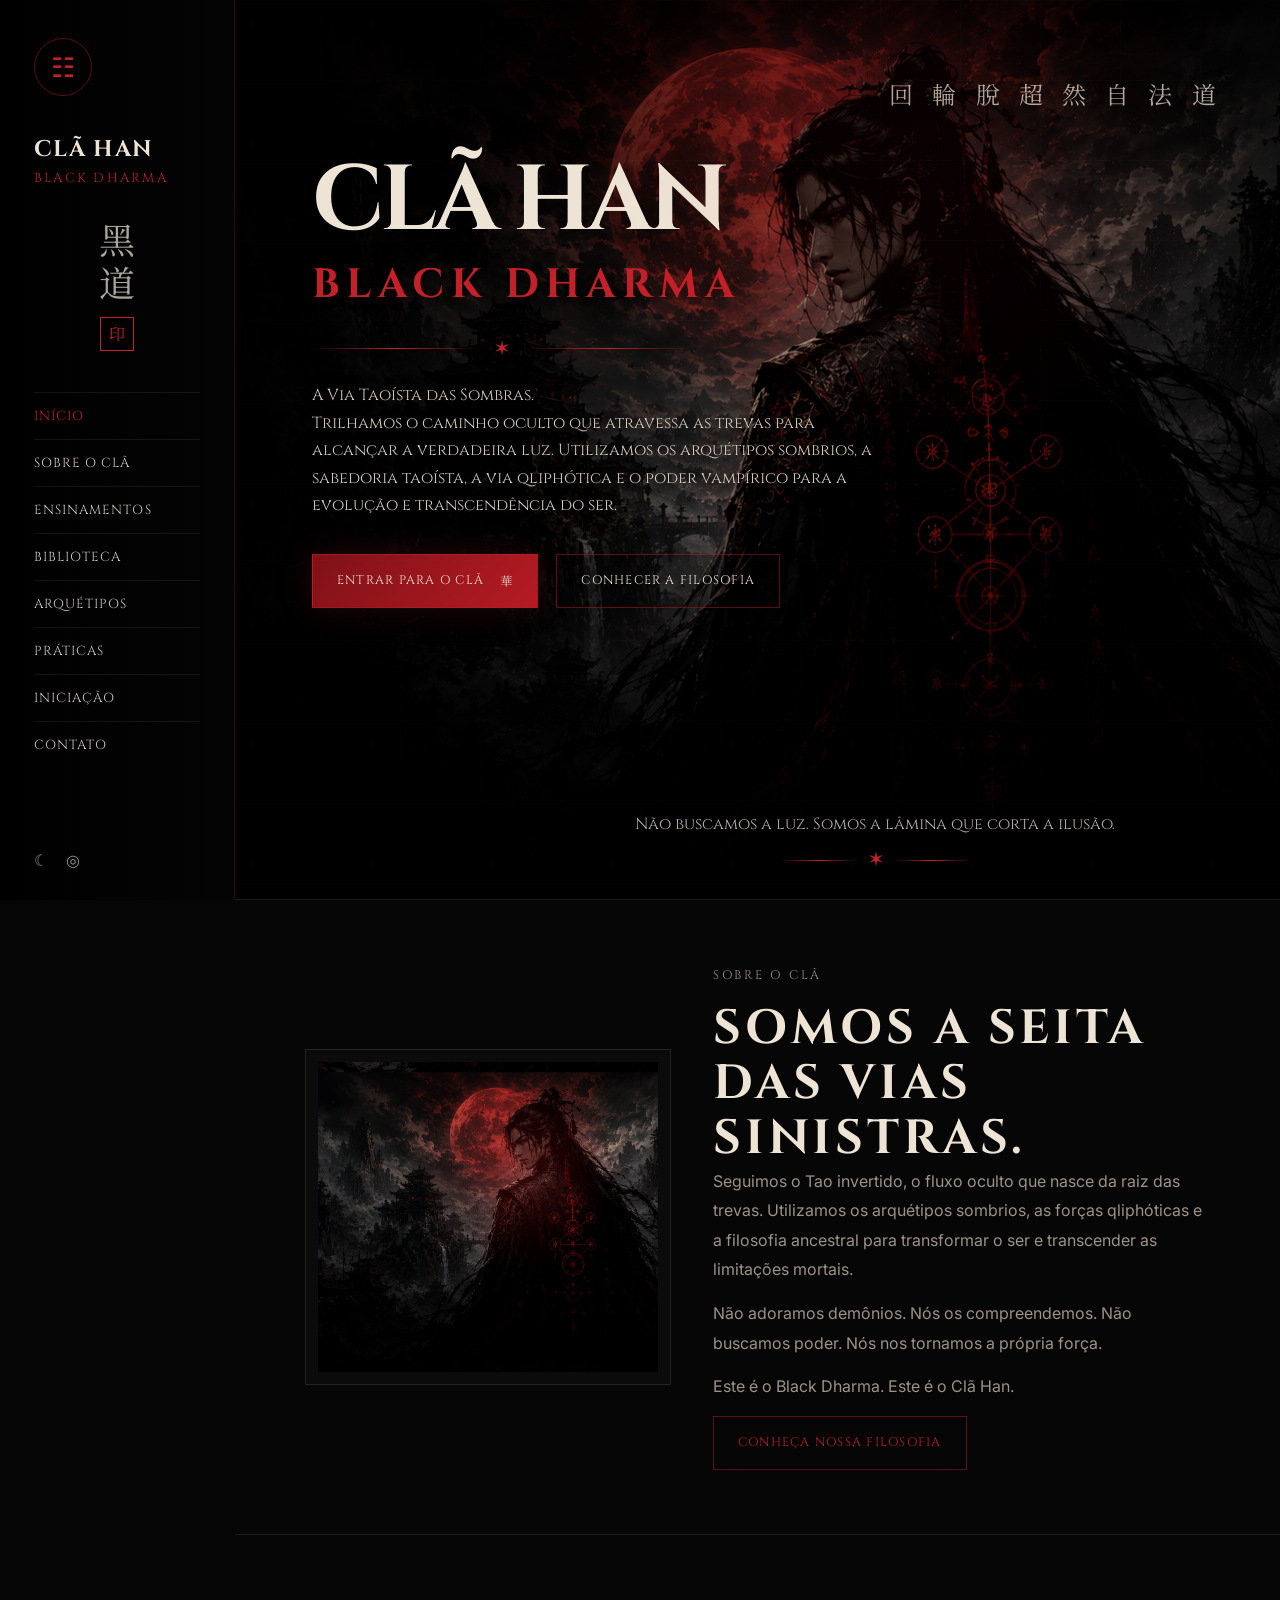
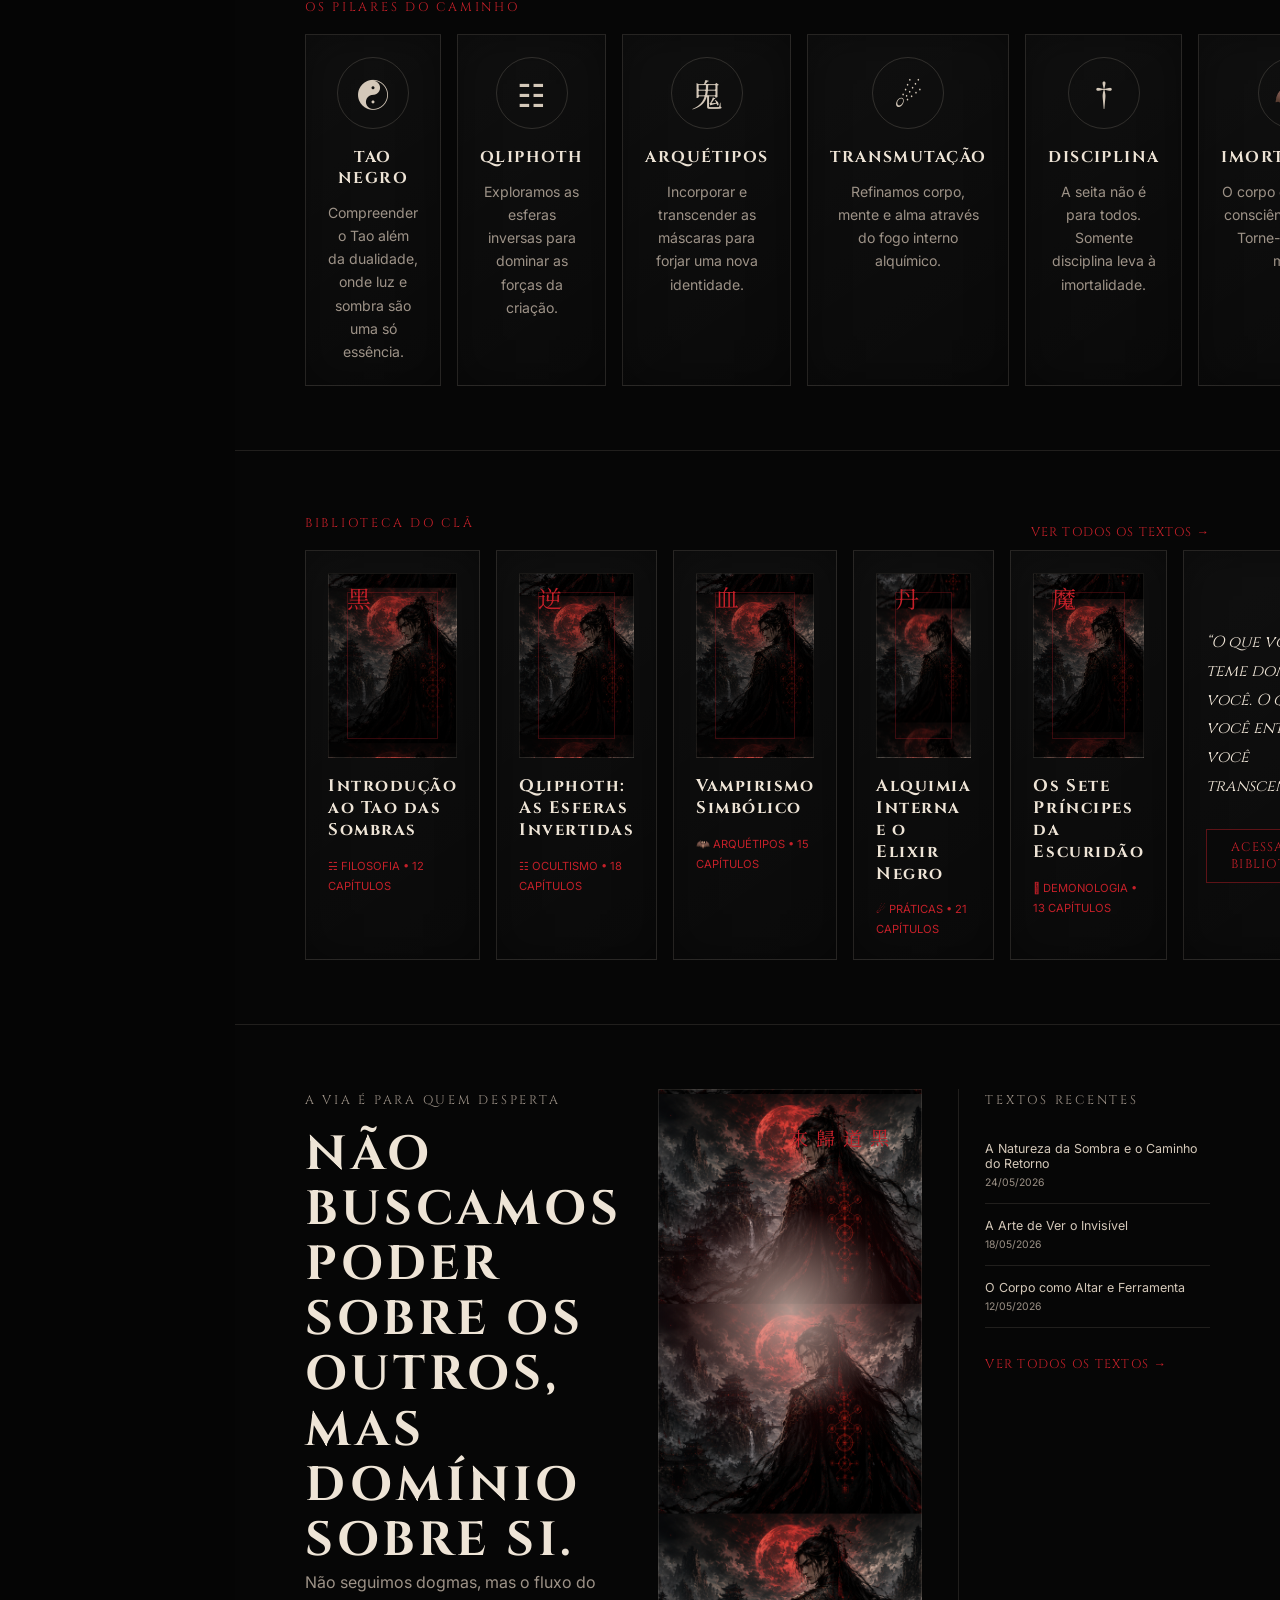
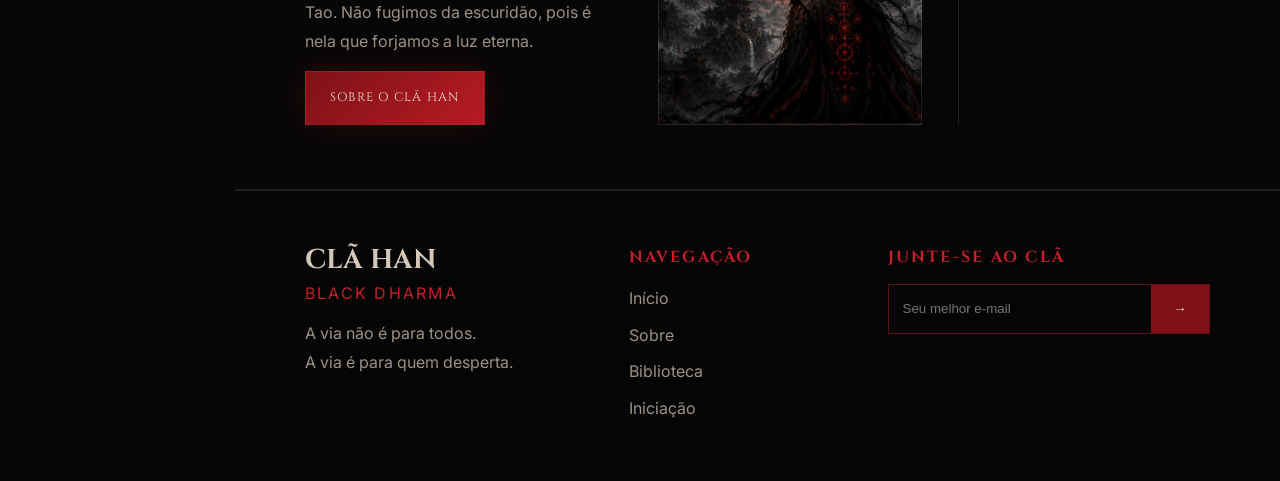
<file: index.html>
<!DOCTYPE html>
<html lang="pt-BR">
<head>
  <meta charset="UTF-8" />
  <meta name="viewport" content="width=device-width, initial-scale=1.0" />

  <title>Clã Han | Black Dharma</title>
  <meta name="description" content="Clã Han — Black Dharma. A via taoísta das sombras." />

  <link rel="preconnect" href="https://fonts.googleapis.com">
  <link rel="preconnect" href="https://fonts.gstatic.com" crossorigin>
  <link href="https://fonts.googleapis.com/css2?family=Cinzel:wght@400;500;600;700;800;900&family=Inter:wght@300;400;500;600;700&family=Noto+Serif+SC:wght@400;600;700;900&display=swap" rel="stylesheet">

  <link rel="stylesheet" href="style.css" />
</head>

<body>
  <div class="grain"></div>

  <aside class="sidebar">
    <div class="top-sigil">☷</div>

    <a href="#inicio" class="side-brand">
      <strong>Clã Han</strong>
      <span>Black Dharma</span>
    </a>

    <div class="hanzi">黑道</div>
    <div class="stamp">印</div>

    <nav class="side-nav">
      <a class="active" href="#inicio">Início</a>
      <a href="#sobre">Sobre o Clã</a>
      <a href="#ensinamentos">Ensinamentos</a>
      <a href="#biblioteca">Biblioteca</a>
      <a href="#arquetipos">Arquétipos</a>
      <a href="#praticas">Práticas</a>
      <a href="#iniciacao">Iniciação</a>
      <a href="#contato">Contato</a>
    </nav>

    <div class="side-icons">
      <span>☾</span>
      <span>◎</span>
    </div>
  </aside>

  <main>
    <section class="hero" id="inicio">
      <div class="hero-bg"></div>

      <div class="hero-text">
        <h1>Clã Han</h1>
        <h2>Black Dharma</h2>

        <div class="divider">
          <span></span>
          <b>✶</b>
          <span></span>
        </div>

        <p>
          A Via Taoísta das Sombras.<br>
          Trilhamos o caminho oculto que atravessa as trevas
          para alcançar a verdadeira luz. Utilizamos os arquétipos
          sombrios, a sabedoria taoísta, a via qliphótica e o poder
          vampírico para a evolução e transcendência do ser.
        </p>

        <div class="actions">
          <a class="btn primary" href="#iniciacao">Entrar para o Clã <em>華</em></a>
          <a class="btn ghost" href="#sobre">Conhecer a Filosofia</a>
        </div>
      </div>

      <div class="right-calligraphy">
        <span>道<br>法<br>自<br>然</span>
        <span>超<br>脫<br>輪<br>回</span>
      </div>

      <div class="bottom-phrase">
        Não buscamos a luz. Somos a lâmina que corta a ilusão.
        <div class="bottom-mark"><span></span><b>✶</b><span></span></div>
      </div>
    </section>

    <section class="section about" id="sobre">
      <div class="temple-card">
        <div class="fake-art"></div>
      </div>

      <div class="copy">
        <p class="eyebrow">Sobre o Clã</p>
        <h2>Somos a seita das vias sinistras.</h2>
        <p>
          Seguimos o Tao invertido, o fluxo oculto que nasce da raiz das trevas.
          Utilizamos os arquétipos sombrios, as forças qliphóticas e a filosofia ancestral
          para transformar o ser e transcender as limitações mortais.
        </p>
        <p>
          Não adoramos demônios. Nós os compreendemos. Não buscamos poder.
          Nós nos tornamos a própria força.
        </p>
        <p>Este é o Black Dharma. Este é o Clã Han.</p>

        <a class="btn ghost red" href="#ensinamentos">Conheça nossa filosofia</a>
      </div>
    </section>

    <section class="section" id="ensinamentos">
      <p class="eyebrow">Os pilares do caminho</p>

      <div class="pillars">
        <article>
          <div>☯</div>
          <h3>Tao Negro</h3>
          <p>Compreender o Tao além da dualidade, onde luz e sombra são uma só essência.</p>
        </article>

        <article>
          <div>☷</div>
          <h3>Qliphoth</h3>
          <p>Exploramos as esferas inversas para dominar as forças da criação.</p>
        </article>

        <article>
          <div>鬼</div>
          <h3>Arquétipos</h3>
          <p>Incorporar e transcender as máscaras para forjar uma nova identidade.</p>
        </article>

        <article>
          <div>☄</div>
          <h3>Transmutação</h3>
          <p>Refinamos corpo, mente e alma através do fogo interno alquímico.</p>
        </article>

        <article>
          <div>†</div>
          <h3>Disciplina</h3>
          <p>A seita não é para todos. Somente disciplina leva à imortalidade.</p>
        </article>

        <article>
          <div>🦇</div>
          <h3>Imortalidade</h3>
          <p>O corpo é o templo. A consciência é eterna. Torne-se além da morte.</p>
        </article>
      </div>
    </section>

    <section class="section library" id="biblioteca">
      <div class="section-row">
        <p class="eyebrow">Biblioteca do Clã</p>
        <a href="biblioteca.html">Ver todos os textos →</a>
      </div>

      <div class="books">
        <article>
          <div class="cover"><span>黑</span></div>
          <h3>Introdução ao Tao das Sombras</h3>
          <small>☵ Filosofia • 12 capítulos</small>
        </article>

        <article>
          <div class="cover"><span>逆</span></div>
          <h3>Qliphoth: As Esferas Invertidas</h3>
          <small>☷ Ocultismo • 18 capítulos</small>
        </article>

        <article>
          <div class="cover"><span>血</span></div>
          <h3>Vampirismo Simbólico</h3>
          <small>🦇 Arquétipos • 15 capítulos</small>
        </article>

        <article>
          <div class="cover"><span>丹</span></div>
          <h3>Alquimia Interna e o Elixir Negro</h3>
          <small>☄ Práticas • 21 capítulos</small>
        </article>

        <article>
          <div class="cover"><span>魔</span></div>
          <h3>Os Sete Príncipes da Escuridão</h3>
          <small>𖤐 Demonologia • 13 capítulos</small>
        </article>

        <article class="quote">
          <p>“O que você teme domina você. O que você entende, você transcende.”</p>
          <a class="btn ghost red" href="biblioteca.html">Acessar biblioteca</a>
        </article>
      </div>
    </section>

    <section class="section final-grid" id="arquetipos">
      <div>
        <p class="eyebrow">A via é para quem desperta</p>
        <h2>Não buscamos poder sobre os outros, mas domínio sobre si.</h2>
        <p>
          Não seguimos dogmas, mas o fluxo do Tao. Não fugimos da escuridão,
          pois é nela que forjamos a luz eterna.
        </p>
        <a class="btn primary" href="#sobre">Sobre o Clã Han</a>
      </div>

      <div class="moon-card">
        <span>黑<br>道<br>歸<br>來</span>
      </div>

      <div class="recent">
        <p class="eyebrow">Textos recentes</p>
        <a href="#">A Natureza da Sombra e o Caminho do Retorno <small>24/05/2026</small></a>
        <a href="#">A Arte de Ver o Invisível <small>18/05/2026</small></a>
        <a href="#">O Corpo como Altar e Ferramenta <small>12/05/2026</small></a>
        <a class="more" href="biblioteca.html">Ver todos os textos →</a>
      </div>
    </section>
  </main>

  <footer class="footer" id="contato">
    <div>
      <h3>Clã Han</h3>
      <span>Black Dharma</span>
      <p>A via não é para todos.<br>A via é para quem desperta.</p>
    </div>

    <div>
      <h4>Navegação</h4>
      <a href="#inicio">Início</a>
      <a href="#sobre">Sobre</a>
      <a href="#biblioteca">Biblioteca</a>
      <a href="#iniciacao">Iniciação</a>
    </div>

    <div>
      <h4>Junte-se ao Clã</h4>
      <form>
        <input placeholder="Seu melhor e-mail">
        <button>→</button>
      </form>
    </div>
  </footer>

  <script src="script.js"></script>
</body>
</html>
</file>
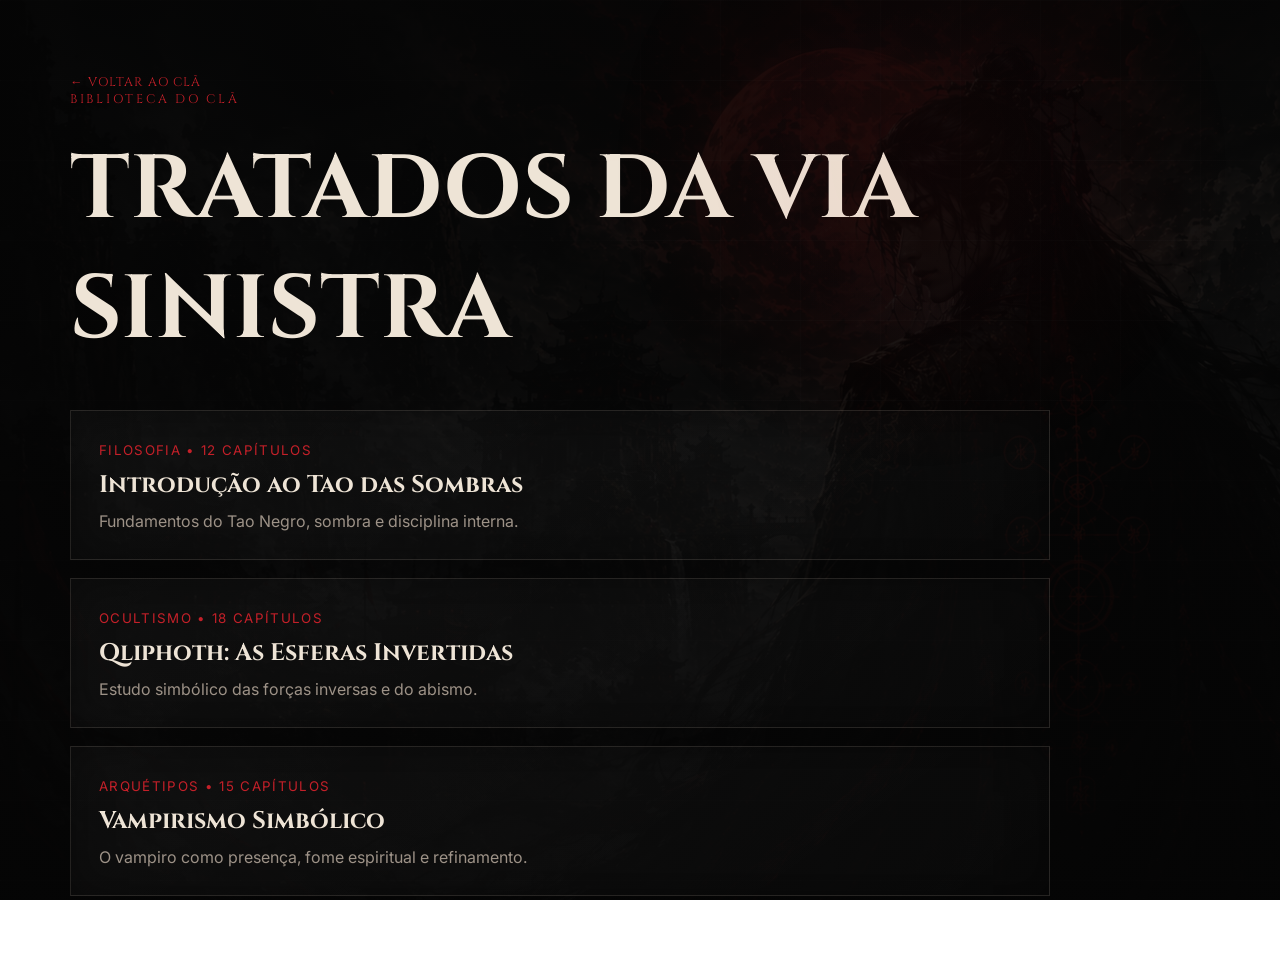
<file: biblioteca.html>
<!DOCTYPE html>
<html lang="pt-BR">
<head>
  <meta charset="UTF-8" />
  <meta name="viewport" content="width=device-width, initial-scale=1.0" />

  <title>Biblioteca | Clã Han</title>

  <link rel="preconnect" href="https://fonts.googleapis.com">
  <link rel="preconnect" href="https://fonts.gstatic.com" crossorigin>
  <link href="https://fonts.googleapis.com/css2?family=Cinzel:wght@400;500;600;700;800;900&family=Inter:wght@300;400;500;600;700&family=Noto+Serif+SC:wght@400;600;700;900&display=swap" rel="stylesheet">
  <link rel="stylesheet" href="style.css" />
</head>

<body class="library-page">
  <main class="library-main">
    <a class="back" href="index.html">← Voltar ao Clã</a>
    <p class="eyebrow">Biblioteca do Clã</p>
    <h1>Tratados da Via Sinistra</h1>

    <div class="text-list">
      <article>
        <small>Filosofia • 12 capítulos</small>
        <h2>Introdução ao Tao das Sombras</h2>
        <p>Fundamentos do Tao Negro, sombra e disciplina interna.</p>
      </article>

      <article>
        <small>Ocultismo • 18 capítulos</small>
        <h2>Qliphoth: As Esferas Invertidas</h2>
        <p>Estudo simbólico das forças inversas e do abismo.</p>
      </article>

      <article>
        <small>Arquétipos • 15 capítulos</small>
        <h2>Vampirismo Simbólico</h2>
        <p>O vampiro como presença, fome espiritual e refinamento.</p>
      </article>
    </div>
  </main>
</body>
</html>
</file>
<file: style.css>
:root {
  --black: #050505;
  --black-2: #090909;
  --red: #9d141b;
  --red-2: #c42029;
  --bone: #d4c8b9;
  --bone-2: #eee4d6;
  --muted: #9d9287;
  --line: rgba(212, 200, 185, .13);
  --line-red: rgba(196, 32, 41, .45);
  --sidebar: 235px;
}

* {
  box-sizing: border-box;
  margin: 0;
  padding: 0;
}

html { scroll-behavior: smooth; }

body {
  background: #050505;
  color: var(--bone);
  font-family: Inter, sans-serif;
  overflow-x: hidden;
}

body::before {
  content: "";
  position: fixed;
  inset: 0;
  background:
    radial-gradient(circle at 72% 18%, rgba(196,32,41,.12), transparent 28%),
    linear-gradient(rgba(255,255,255,.022) 1px, transparent 1px),
    linear-gradient(90deg, rgba(255,255,255,.016) 1px, transparent 1px);
  background-size: auto, 80px 80px, 80px 80px;
  pointer-events: none;
  z-index: 3;
  opacity: .45;
}

.grain {
  position: fixed;
  inset: 0;
  background-image:
    radial-gradient(circle at 10% 20%, rgba(255,255,255,.15) 0 1px, transparent 1px),
    radial-gradient(circle at 80% 50%, rgba(255,255,255,.09) 0 1px, transparent 1px);
  background-size: 120px 120px, 190px 190px;
  opacity: .10;
  z-index: 4;
  pointer-events: none;
}

h1, h2, h3, h4, .side-brand, .btn, .side-nav a {
  font-family: Cinzel, serif;
}

.sidebar {
  position: fixed;
  inset: 0 auto 0 0;
  width: var(--sidebar);
  background:
    linear-gradient(90deg, rgba(0,0,0,.94), rgba(5,5,5,.86));
  border-right: 1px solid rgba(196,32,41,.25);
  z-index: 10;
  padding: 38px 34px 30px;
  display: flex;
  flex-direction: column;
}

.top-sigil {
  width: 58px;
  height: 58px;
  border: 1px solid var(--line-red);
  border-radius: 50%;
  display: grid;
  place-items: center;
  color: var(--red-2);
  font-size: 1.7rem;
  margin-bottom: 38px;
}

.side-brand {
  color: var(--bone-2);
  text-decoration: none;
  text-transform: uppercase;
}

.side-brand strong {
  display: block;
  font-size: 1.42rem;
  letter-spacing: .06em;
}

.side-brand span {
  display: block;
  color: var(--red-2);
  font-size: .82rem;
  letter-spacing: .17em;
  margin-top: 5px;
}

.hanzi {
  writing-mode: vertical-rl;
  font-family: "Noto Serif SC", serif;
  font-size: 2.25rem;
  color: rgba(238,228,214,.72);
  letter-spacing: .18em;
  margin: 35px auto 10px;
}

.stamp {
  width: 34px;
  height: 34px;
  border: 1px solid var(--red-2);
  color: var(--red-2);
  font-family: "Noto Serif SC", serif;
  display: grid;
  place-items: center;
  margin: 0 auto 36px;
}

.side-nav {
  display: flex;
  flex-direction: column;
  margin-top: 5px;
}

.side-nav a {
  color: var(--bone);
  text-decoration: none;
  text-transform: uppercase;
  font-size: .82rem;
  letter-spacing: .08em;
  padding: 14px 0;
  border-top: 1px solid rgba(212,200,185,.09);
  transition: .2s;
}

.side-nav a:hover,
.side-nav a.active {
  color: var(--red-2);
}

.side-icons {
  margin-top: auto;
  display: flex;
  gap: 18px;
  color: var(--bone);
  opacity: .7;
}

main,
.footer {
  margin-left: var(--sidebar);
}

.hero {
  position: relative;
  min-height: 100vh;
  overflow: hidden;
  border-bottom: 1px solid var(--line);
  background: #050505;
}

.hero-bg {
  position: absolute;
  inset: 0;
  background-image:
    linear-gradient(90deg, rgba(5,5,5,.96) 0%, rgba(5,5,5,.70) 23%, rgba(5,5,5,.16) 52%, rgba(5,5,5,.58) 100%),
    linear-gradient(to bottom, rgba(5,5,5,.22) 0%, rgba(5,5,5,.08) 58%, #050505 100%),
    url("assets/hero-clan-han.png");
  background-size: cover;
  background-position: center center;
  filter: brightness(.82) contrast(1.05);
}

.hero-text {
  position: relative;
  z-index: 2;
  width: min(620px, calc(100% - 48px));
  padding-top: clamp(130px, 18vh, 210px);
  margin-left: clamp(28px, 6vw, 78px);
}

.hero h1 {
  font-size: clamp(3.2rem, 7.2vw, 6.8rem);
  line-height: .86;
  letter-spacing: -.045em;
  text-transform: uppercase;
  color: var(--bone-2);
  text-shadow: 0 20px 55px rgba(0,0,0,.78);
}

.hero h2 {
  margin-top: 16px;
  color: var(--red-2);
  font-size: clamp(1.45rem, 3.2vw, 2.75rem);
  text-transform: uppercase;
  letter-spacing: .16em;
}

.divider {
  display: flex;
  align-items: center;
  gap: 16px;
  max-width: 380px;
  margin: 26px 0 24px;
  color: var(--red-2);
}

.divider span,
.bottom-mark span {
  height: 1px;
  flex: 1;
  background: linear-gradient(90deg, transparent, var(--red-2), transparent);
}

.hero p {
  font-family: Cinzel, serif;
  color: var(--bone);
  line-height: 1.72;
  font-size: clamp(.92rem, 1.25vw, 1.05rem);
  text-shadow: 0 4px 22px rgba(0,0,0,.88);
  max-width: 570px;
}

.actions {
  display: flex;
  gap: 18px;
  flex-wrap: wrap;
  margin-top: 34px;
}

.btn {
  min-height: 54px;
  padding: 0 24px;
  display: inline-flex;
  align-items: center;
  justify-content: center;
  color: var(--bone-2);
  text-decoration: none;
  text-transform: uppercase;
  letter-spacing: .1em;
  font-size: .78rem;
  border: 1px solid var(--line-red);
  transition: .22s;
}

.btn.primary {
  background: linear-gradient(135deg, #7f1117, #b61b23);
  box-shadow: 0 0 35px rgba(196,32,41,.18);
}

.btn.ghost {
  background: rgba(0,0,0,.22);
}

.btn.red {
  color: var(--red-2);
}

.btn:hover {
  transform: translateY(-3px);
  border-color: var(--red-2);
  box-shadow: 0 0 42px rgba(196,32,41,.25);
}

.btn em {
  font-style: normal;
  color: var(--bone);
  margin-left: 16px;
  font-family: "Noto Serif SC", serif;
}

.right-calligraphy {
  position: absolute;
  z-index: 2;
  right: 55px;
  top: 82px;
  bottom: 80px;
  display: flex;
  flex-direction: column;
  justify-content: space-between;
  font-family: "Noto Serif SC", serif;
  color: rgba(238,228,214,.74);
  font-size: 1.5rem;
  line-height: 1.8;
  writing-mode: vertical-rl;
  text-shadow: 0 3px 18px rgba(0,0,0,.85);
}

.bottom-phrase {
  position: absolute;
  z-index: 2;
  bottom: 28px;
  left: 0;
  right: 0;
  text-align: center;
  font-family: Cinzel, serif;
  color: rgba(238,228,214,.76);
  padding-left: var(--sidebar);
}

.bottom-mark {
  display: flex;
  align-items: center;
  gap: 12px;
  width: 190px;
  margin: 14px auto 0;
  color: var(--red-2);
}

.section {
  padding: 64px 70px;
  border-bottom: 1px solid var(--line);
  background: #060606;
}

.about {
  position: relative;
  display: grid;
  grid-template-columns: .92fr 1.25fr;
  gap: 42px;
  align-items: center;
}

.temple-card {
  min-height: 335px;
  border: 1px solid var(--line);
  padding: 12px;
  background: rgba(255,255,255,.02);
}

.fake-art {
  height: 100%;
  min-height: 310px;
  background:
    radial-gradient(circle at 54% 35%, rgba(196,32,41,.32), transparent 28%),
    linear-gradient(to bottom, transparent 40%, rgba(0,0,0,.86)),
    url("assets/hero-clan-han.png");
  background-size: 160%;
  background-position: 45% center;
  filter: contrast(1.04) brightness(.78);
}

.eyebrow {
  color: var(--red-2);
  font-family: Cinzel, serif;
  text-transform: uppercase;
  letter-spacing: .22em;
  font-size: .78rem;
  margin-bottom: 18px;
}

.copy h2,
.final-grid h2 {
  color: var(--bone-2);
  text-transform: uppercase;
  letter-spacing: .08em;
  font-size: clamp(1.8rem, 4vw, 3rem);
  line-height: 1.15;
}

.copy p,
.final-grid p {
  color: var(--muted);
  line-height: 1.85;
  margin-bottom: 14px;
  max-width: 760px;
}

.pillars,
.books {
  display: grid;
  gap: 16px;
}

.pillars {
  grid-template-columns: repeat(6, 1fr);
}

.pillars article,
.books article,
.text-list article {
  border: 1px solid var(--line);
  background: linear-gradient(145deg, rgba(255,255,255,.04), rgba(255,255,255,.016));
  padding: 22px;
  box-shadow: inset 0 0 40px rgba(0,0,0,.36);
  transition: .22s;
}

.pillars article:hover,
.books article:hover {
  border-color: var(--line-red);
  transform: translateY(-4px);
}

.pillars div {
  width: 72px;
  height: 72px;
  display: grid;
  place-items: center;
  margin: 0 auto 18px;
  border: 1px solid rgba(212,200,185,.18);
  border-radius: 50%;
  font-size: 2rem;
  color: var(--bone);
  font-family: "Noto Serif SC", serif;
}

.pillars h3,
.books h3 {
  color: var(--bone-2);
  text-align: center;
  text-transform: uppercase;
  letter-spacing: .09em;
  font-size: .98rem;
  margin-bottom: 12px;
}

.pillars p {
  color: var(--muted);
  font-size: .88rem;
  line-height: 1.65;
  text-align: center;
}

.section-row {
  display: flex;
  justify-content: space-between;
  align-items: center;
}

.section-row a,
.recent a,
.back {
  color: var(--red-2);
  text-decoration: none;
  font-family: Cinzel, serif;
  text-transform: uppercase;
  letter-spacing: .09em;
  font-size: .78rem;
}

.books {
  grid-template-columns: repeat(6, 1fr);
}

.cover {
  height: 185px;
  position: relative;
  margin-bottom: 18px;
  overflow: hidden;
  border: 1px solid rgba(212,200,185,.1);
  background:
    linear-gradient(to bottom, rgba(0,0,0,.1), rgba(0,0,0,.78)),
    url("assets/hero-clan-han.png");
  background-size: 230%;
  background-position: center;
}

.cover::before {
  content: "";
  position: absolute;
  inset: 18px;
  border: 1px solid rgba(196,32,41,.27);
}

.cover span {
  position: absolute;
  top: 12px;
  left: 12px;
  writing-mode: vertical-rl;
  color: var(--red-2);
  font-family: "Noto Serif SC", serif;
  font-size: 1.5rem;
}

.books h3 {
  text-align: left;
  text-transform: none;
  font-size: 1.05rem;
  line-height: 1.3;
}

.books small {
  color: var(--red-2);
  font-size: .7rem;
  text-transform: uppercase;
}

.quote {
  display: flex;
  flex-direction: column;
  justify-content: center;
}

.quote p {
  font-family: Cinzel, serif;
  color: var(--bone-2);
  font-style: italic;
  line-height: 1.8;
  margin-bottom: 28px;
}

.final-grid {
  display: grid;
  grid-template-columns: .9fr 1fr .95fr;
  gap: 36px;
  align-items: stretch;
}

.moon-card {
  min-height: 310px;
  border: 1px solid var(--line);
  background:
    radial-gradient(circle at 50% 35%, rgba(238,228,214,.62), transparent 23%),
    radial-gradient(circle at 50% 35%, rgba(196,32,41,.25), transparent 35%),
    url("assets/hero-clan-han.png");
  background-size: 150%;
  background-position: center bottom;
  position: relative;
}

.moon-card span {
  position: absolute;
  right: 28px;
  top: 38px;
  writing-mode: vertical-rl;
  color: var(--red-2);
  font-family: "Noto Serif SC", serif;
  font-size: 1.2rem;
  letter-spacing: .18em;
}

.recent {
  border-left: 1px solid var(--line);
  padding-left: 26px;
}

.recent a {
  display: block;
  color: var(--bone);
  text-transform: none;
  font-family: Inter, sans-serif;
  letter-spacing: 0;
  padding: 14px 0;
  border-bottom: 1px solid var(--line);
}

.recent small {
  display: block;
  color: var(--muted);
  margin-top: 5px;
}

.recent .more {
  color: var(--red-2);
  border: 0;
  margin-top: 14px;
  font-family: Cinzel, serif;
  text-transform: uppercase;
  letter-spacing: .1em;
}

.footer {
  padding: 50px 70px;
  background: #050505;
  border-top: 1px solid var(--line);
  display: grid;
  grid-template-columns: 1.3fr 1fr 1.5fr;
  gap: 44px;
}

.footer h3 {
  font-size: 1.7rem;
  text-transform: uppercase;
}

.footer span,
.footer h4 {
  display: block;
  color: var(--red-2);
  text-transform: uppercase;
  letter-spacing: .14em;
  margin: 5px 0 16px;
}

.footer p,
.footer a {
  color: var(--muted);
  text-decoration: none;
  line-height: 1.8;
}

.footer a {
  display: block;
  margin-bottom: 8px;
}

.footer form {
  display: flex;
  height: 50px;
  border: 1px solid var(--line-red);
  margin-top: 16px;
}

.footer input {
  flex: 1;
  background: transparent;
  border: 0;
  color: var(--bone);
  padding: 0 14px;
  outline: none;
}

.footer button {
  width: 58px;
  border: 0;
  background: #7f1117;
  color: var(--bone-2);
}

.library-page {
  background:
    linear-gradient(rgba(5,5,5,.9), rgba(5,5,5,.96)),
    url("assets/hero-clan-han.png");
  background-size: cover;
  background-attachment: fixed;
}

.library-page main {
  margin-left: 0;
}

.library-main {
  padding: 70px;
}

.library-main h1 {
  font-size: clamp(2.5rem, 7vw, 6rem);
  color: var(--bone-2);
  text-transform: uppercase;
  margin: 22px 0 40px;
}

.text-list {
  display: grid;
  gap: 18px;
  max-width: 980px;
}

.text-list article {
  padding: 28px;
}

.text-list small {
  color: var(--red-2);
  text-transform: uppercase;
  letter-spacing: .1em;
}

.text-list h2 {
  color: var(--bone-2);
  margin: 10px 0;
}

.text-list p {
  color: var(--muted);
}

@media (max-width: 1180px) {
  .pillars,
  .books {
    grid-template-columns: repeat(3, 1fr);
  }

  .final-grid {
    grid-template-columns: 1fr;
  }
}

@media (max-width: 860px) {
  :root { --sidebar: 0px; }

  .sidebar {
    position: fixed;
    width: 100%;
    height: 74px;
    padding: 12px 18px;
    flex-direction: row;
    align-items: center;
  }

  .top-sigil,
  .hanzi,
  .stamp,
  .side-icons,
  .side-nav {
    display: none;
  }

  .side-brand strong {
    font-size: 1.1rem;
  }

  main,
  .footer {
    margin-left: 0;
  }

  .hero {
    min-height: 760px;
  }

  .hero-bg {
    background-position: 58% center;
  }

  .hero-text {
    margin-left: 22px;
    padding-top: 130px;
  }

  .right-calligraphy {
    display: none;
  }

  .section,
  .footer,
  .library-main {
    padding: 42px 22px;
  }

  .about,
  .pillars,
  .books {
    grid-template-columns: 1fr;
  }

  .section-row {
    flex-direction: column;
    align-items: flex-start;
    gap: 16px;
  }
}

@media (max-width: 520px) {
  .hero h1 {
    font-size: 3.35rem;
  }

  .hero h2 {
    font-size: 1.45rem;
  }

  .btn {
    width: 100%;
  }

  .actions {
    gap: 12px;
  }
}
</file>
